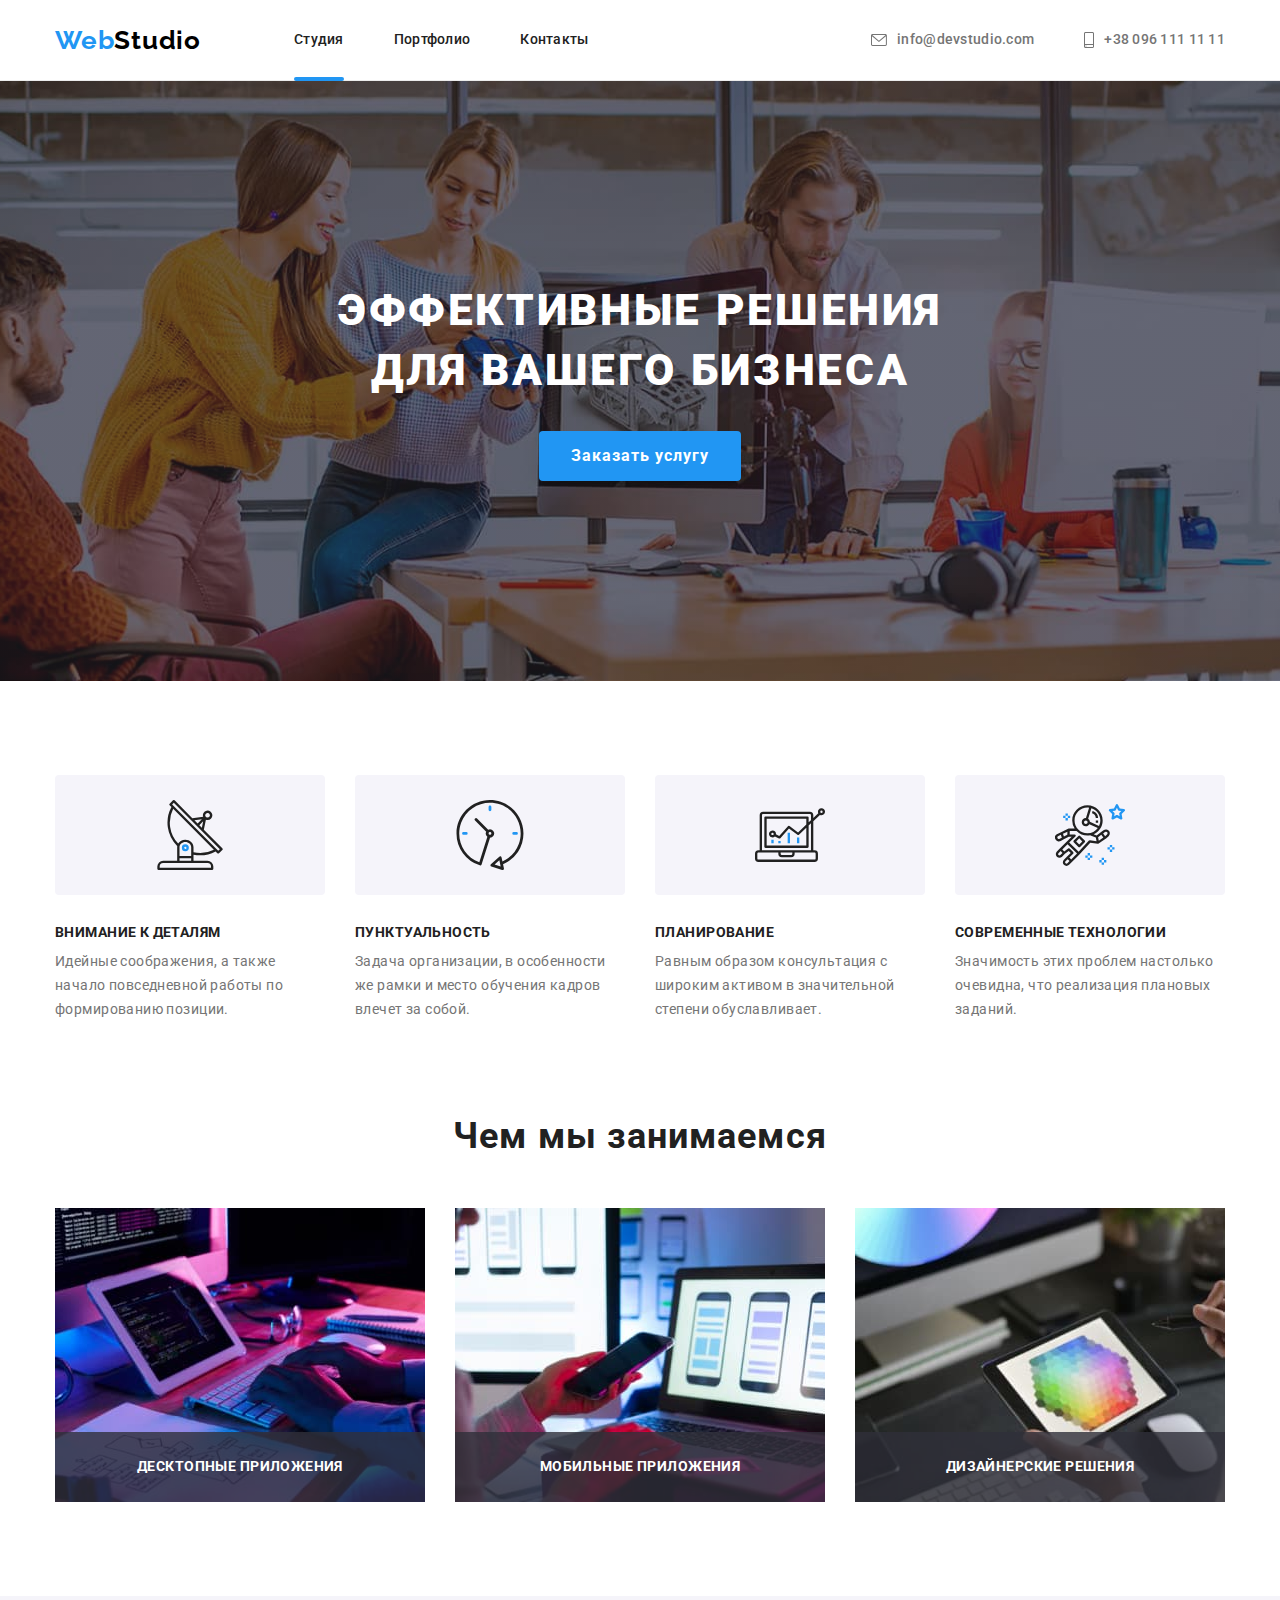
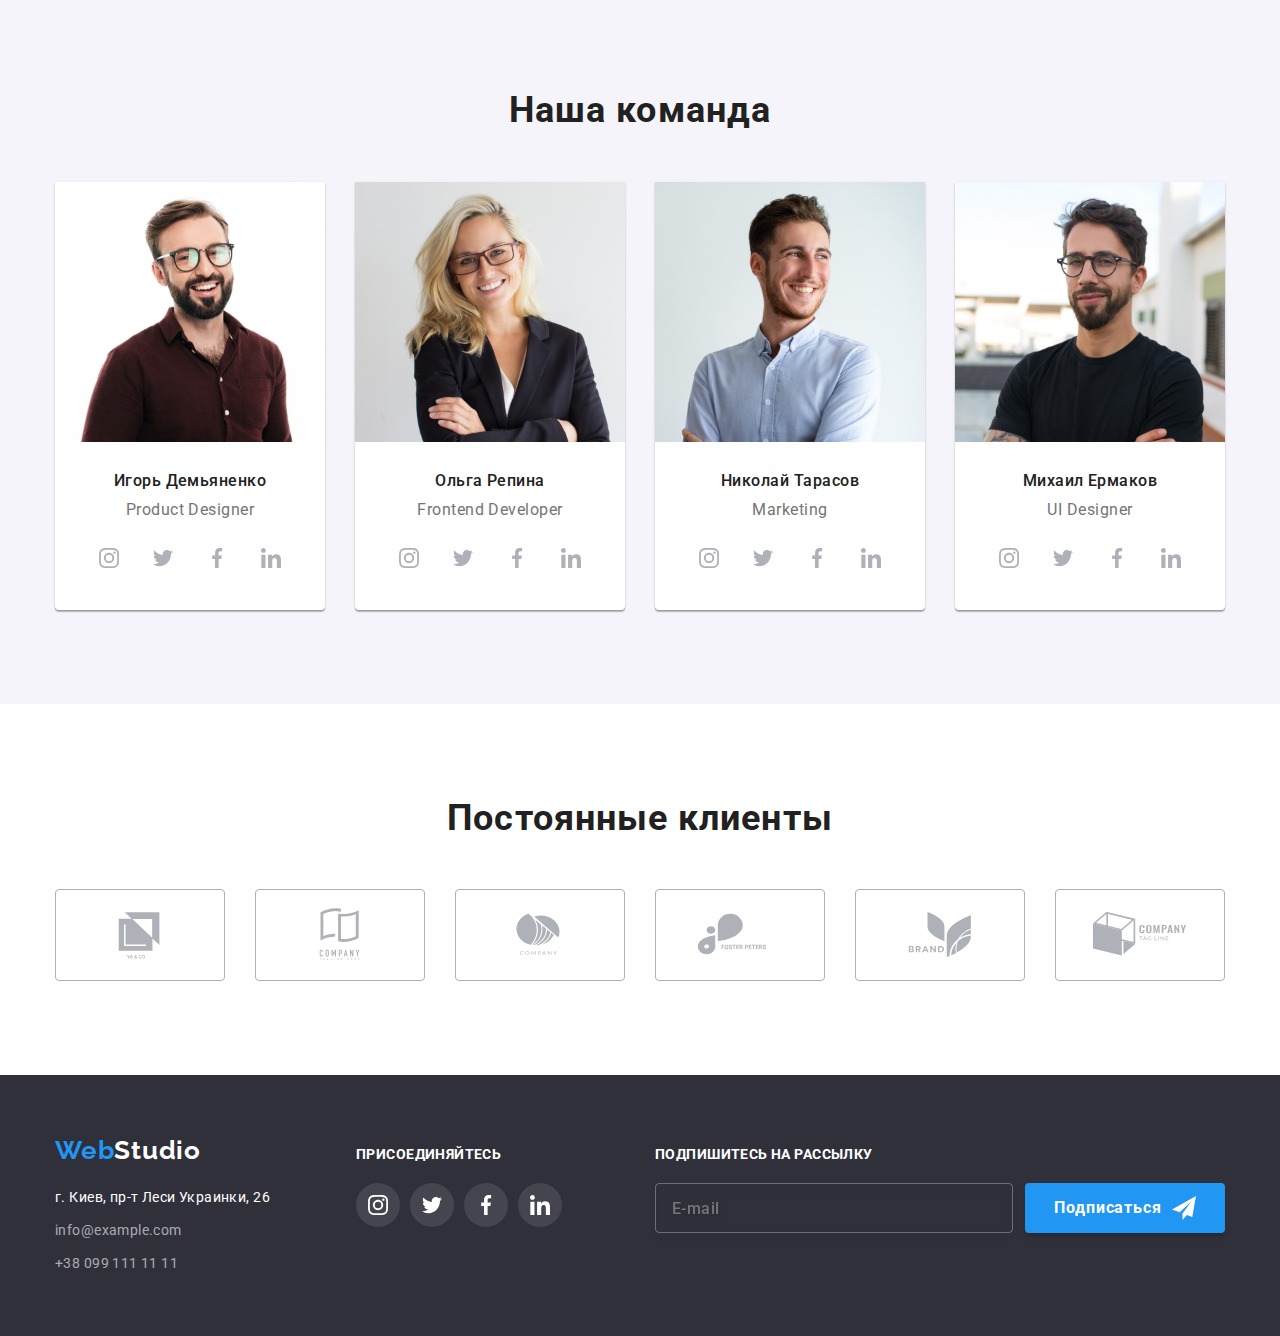
<file: index.html>
<!DOCTYPE html>
<html lang="ru">

<head>
    <meta charset="UTF-8">
    <meta http-equiv="X-UA-Compatible" content="IE=edge">
    <meta name="viewport" content="width=device-width, initial-scale=1.0">
    <title>Document</title>

    <link rel="preconnect" href="https://fonts.googleapis.com">
    <link rel="preconnect" href="https://fonts.gstatic.com" crossorigin>
    <link
        href="https://fonts.googleapis.com/css2?family=Raleway:wght@700&family=Roboto:wght@400;500;700;900&display=swap"
        rel="stylesheet">
    <link rel="stylesheet" href="https://cdnjs.cloudflare.com/ajax/libs/modern-normalize/1.1.0/modern-normalize.css"
        integrity="sha512-Y0MM+V6ymRKN2zStTqzQ227DWhhp4Mzdo6gnlRnuaNCbc+YN/ZH0sBCLTM4M0oSy9c9VKiCvd4Jk44aCLrNS5Q=="
        crossorigin="anonymous" referrerpolicy="no-referrer" />
    <link rel="stylesheet" href="./css/main.min.css">
</head>

<body>
    <header class="header">
        <div class="container header__container">
            <nav class="header__nav">
                <a lang="en" href="./index.html" class="logo">Web<span class="logo__dark">Studio</span></a>
                <ul class="nav">
                    <li class="nav__item"><a href="./index.html" class="nav__link nav-link__current">Студия</a></li>
                    <li class="nav__item"><a href="./portfolio.html" class="nav__link">Портфолио</a></li>
                    <li class="nav__item"><a href="" class="nav__link">Контакты</a></li>
                </ul>
            </nav>
            <ul class="contacts">
                <li class="contacts__item"><a href="mailto:info@devstudio.com" class="contacts__link">
                        <svg class="contacts__mail">
                            <use href="images/icons.svg#envelope"></use>
                        </svg>
                        info@devstudio.com</a>
                </li>
                <li class="contacts__item">
                    <a href="tel:+380961111111" class="contacts__link">
                        <svg class="contacts__phone">
                            <use href="images/icons.svg#smartphone"></use>
                        </svg>
                        +38 096 111 11 11
                    </a>
                </li>
            </ul>
        </div>
    </header>
    <main>
        <section class="hero">
            <div class="container">
                <h1 class="hero__title">Эффективные решения для вашего бизнеса</h1>
                <button type="button" class="hero__btn btn" data-modal-open>Заказать услугу</button>
            </div>
        </section>
        <section class="section">
            <div class="container">
                <h2 class="visually__hidden">Наши преимущества</h2>
                <ul class="preferences">
                    <li class="preferences__item">
                        <div class="preferences__block">
                            <svg class="preferences__icon">
                                <use href="./images/icons.svg#antenna"></use>
                            </svg>
                        </div>
                        <h3 class="preferences__caption">Внимание к деталям</h3>
                        <p class="preferences__text">Идейные соображения, а также начало повседневной работы по
                            формированию позиции.</p>
                    </li>
                    <li class="preferences__item">
                        <div class="preferences__block">
                            <svg class="preferences__icon">
                                <use href="./images/icons.svg#clock"></use>
                            </svg>
                        </div>
                        <h3 class="preferences__caption">Пунктуальность</h3>
                        <p class="preferences__text">Задача организации, в особенности же рамки и место обучения
                            кадров влечет за собой.</p>
                    </li>
                    <li class="preferences__item">
                        <div class="preferences__block">
                            <svg class="preferences__icon">
                                <use href="./images/icons.svg#diagram"></use>
                            </svg>
                        </div>
                        <h3 class="preferences__caption">Планирование</h3>
                        <p class="preferences__text">Равным образом консультация с широким активом в значительной
                            степени обуславливает.</p>
                    </li>
                    <li class="preferences__item">
                        <div class="preferences__block">
                            <svg class="preferences__icon">
                                <use href="./images/icons.svg#astronaut"></use>
                            </svg>
                        </div>
                        <h3 class="preferences__caption">Современные технологии</h3>
                        <p class="preferences__text">Значимость этих проблем настолько очевидна, что реализация
                            плановых заданий.</p>
                    </li>
                </ul>
            </div>
        </section>
        <section class="section section--no-padding">
            <div class="container">
                <h2 class="section__title">Чем мы занимаемся</h2>
                <ul class="work">
                    <li class="work__item">
                        <img src="./images/img-work-1.jpg" alt="набор на пк" width="370" height="294">
                        <div class="work__thumb">
                            <p class="work__text">Десктопные приложения</p>
                        </div>
                    </li>
                    <li class="work__item">
                        <img src="./images/img-work-2.jpg" alt="звонки по телефону" width="370" height="294">
                        <div class="work__thumb">
                            <p class="work__text">Мобильные приложения</p>
                        </div>
                    </li>
                    <li class="work__item">
                        <img src="./images/img-work-3.jpg" alt="подбор цветов" width="370" height="294">
                        <div class="work__thumb">
                            <p class="work__text">Дизайнерские решения</p>
                        </div>
                    </li>
                </ul>
            </div>
        </section>
        <section class="section section--other-bg">
            <div class="container">
                <h2 class="section__title">Наша команда</h2>
                <ul class="team">
                    <li class="team__item">
                        <img class="team__img" src="./images/img-team-member-1.jpg" alt="Игорь Демьяненко" width="270"
                            height="260">
                        <div class="team__block">
                            <h3 class="team__title">Игорь Демьяненко</h3>
                            <p lang="en" class="team__text">Product Designer</p>
                            <ul class="social">
                                <li class="social__item">
                                    <a href="" class="social__link">
                                        <svg class="social__icon">
                                            <use href="./images/icons.svg#instagram"></use>
                                        </svg>
                                    </a>
                                </li>
                                <li class="social__item">
                                    <a href="" class="social__link">
                                        <svg class="social__icon">
                                            <use href="./images/icons.svg#twitter"></use>
                                        </svg>
                                    </a>
                                </li>
                                <li class="social__item">
                                    <a href="" class="social__link">
                                        <svg class="social__icon">
                                            <use href="./images/icons.svg#facebook"></use>
                                        </svg>
                                    </a>
                                </li>
                                <li class="social__item">
                                    <a href="" class="social__link">
                                        <svg class="social__icon">
                                            <use href="./images/icons.svg#linkedin"></use>
                                        </svg>
                                    </a>
                                </li>
                            </ul>
                        </div>
                    </li>
                    <li class="team__item">
                        <img class="team__img" src="./images/img-team-member-2.jpg" alt="Ольга Репина" width="270"
                            height="260">
                        <div class="team__block">
                            <h3 class="team__title">Ольга Репина</h3>
                            <p lang="en" class="team__text">Frontend Developer</p>
                            <ul class="social">
                                <li class="social__item">
                                    <a href="" class="social__link">
                                        <svg class="social__icon">
                                            <use href="./images/icons.svg#instagram"></use>
                                        </svg>
                                    </a>
                                </li>
                                <li class="social__item">
                                    <a href="" class="social__link">
                                        <svg class="social__icon">
                                            <use href="./images/icons.svg#twitter"></use>
                                        </svg>
                                    </a>
                                </li>
                                <li class="social__item">
                                    <a href="" class="social__link">
                                        <svg class="social__icon">
                                            <use href="./images/icons.svg#facebook"></use>
                                        </svg>
                                    </a>
                                </li>
                                <li class="social__item">
                                    <a href="" class="social__link">
                                        <svg class="social__icon">
                                            <use href="./images/icons.svg#linkedin"></use>
                                        </svg>
                                    </a>
                                </li>
                            </ul>
                        </div>

                    </li>
                    <li class="team__item">
                        <img class="team__img" src="./images/img-team-member-3.jpg" alt="Николай Тарасов" width="270"
                            height="260">
                        <div class="team__block">
                            <h3 class="team__title">Николай Тарасов</h3>
                            <p lang="en" class="team__text">Marketing</p>
                            <ul class="social">
                                <li class="social__item">
                                    <a href="" class="social__link">
                                        <svg class="social__icon">
                                            <use href="./images/icons.svg#instagram"></use>
                                        </svg>
                                    </a>
                                </li>
                                <li class="social__item">
                                    <a href="" class="social__link">
                                        <svg class="social__icon">
                                            <use href="./images/icons.svg#twitter"></use>
                                        </svg>
                                    </a>
                                </li>
                                <li class="social__item">
                                    <a href="" class="social__link">
                                        <svg class="social__icon">
                                            <use href="./images/icons.svg#facebook"></use>
                                        </svg>
                                    </a>
                                </li>
                                <li class="social__item">
                                    <a href="" class="social__link">
                                        <svg class="social__icon">
                                            <use href="./images/icons.svg#linkedin"></use>
                                        </svg>
                                    </a>
                                </li>
                            </ul>
                        </div>

                    </li>
                    <li class="team__item">
                        <img class="team__img" src="./images/img-team-member-4.jpg" alt="Михаил Ермаков" width="270"
                            height="260">
                        <div class="team__block">
                            <h3 class="team__title">Михаил Ермаков</h3>
                            <p lang="en" class="team__text">UI Designer</p>
                            <ul class="social">
                                <li class="social__item">
                                    <a href="" class="social__link">
                                        <svg class="social__icon">
                                            <use href="./images/icons.svg#instagram"></use>
                                        </svg>
                                    </a>
                                </li>
                                <li class="social__item">
                                    <a href="" class="social__link">
                                        <svg class="social__icon">
                                            <use href="./images/icons.svg#twitter"></use>
                                        </svg>
                                    </a>
                                </li>
                                <li class="social__item">
                                    <a href="" class="social__link">
                                        <svg class="social__icon">
                                            <use href="./images/icons.svg#facebook"></use>
                                        </svg>
                                    </a>
                                </li>
                                <li class="social__item">
                                    <a href="" class="social__link">
                                        <svg class="social__icon">
                                            <use href="./images/icons.svg#linkedin"></use>
                                        </svg>
                                    </a>
                                </li>
                            </ul>
                        </div>
                    </li>
                </ul>
            </div>
        </section>
        <section class="section">
            <div class="container">
                <h2 class="section__title">Постоянные клиенты</h2>
                <ul class="clients">
                    <li class="clients__item"><a href="" class="clients__link">
                            <svg class="clients__icon">
                                <use href="./images/icons.svg#client-1"></use>
                            </svg>
                        </a>
                    </li>
                    <li class="clients__item">
                        <a href="" class="clients__link">
                            <svg class="clients__icon">
                                <use href="./images/icons.svg#client-2"></use>
                            </svg>
                        </a>
                    </li>
                    <li class="clients__item">
                        <a href="" class="clients__link">
                            <svg class="clients__icon">
                                <use href="./images/icons.svg#client-3"></use>
                            </svg>
                        </a>
                    </li>
                    <li class="clients__item">
                        <a href="" class="clients__link">
                            <svg class="clients__icon">
                                <use href="./images/icons.svg#client-4"></use>
                            </svg>
                        </a>
                    </li>
                    <li class="clients__item">
                        <a href="" class="clients__link">
                            <svg class="clients__icon">
                                <use href="./images/icons.svg#client-5"></use>
                            </svg>
                        </a>
                    </li>
                    <li class="clients__item">
                        <a href="" class="clients__link">
                            <svg class="clients__icon">
                                <use href="./images/icons.svg#client-6"></use>
                            </svg>
                        </a>
                    </li>
                </ul>
            </div>
        </section>
    </main>
    <footer class="footer">
        <div class="container footer__container">
            <div class="footer__left">
                <a href="./index.html" lang="en" class="footer__logo">Web<span class="logo__light">Studio</span></a>
                <address>
                    <ul>
                        <li class="address__contact">
                            <a href="https://goo.gl/maps/ToRXuwW1BAGrxUFY8" target="_blank" rel="noopener noreferrer"
                                class="address__address">г. Киев,
                                пр-т Леси Украинки, 26</a>
                        </li>
                        <li class="address__contact">
                            <a href="mailto:info@example.com" class="address__link">info@example.com</a>
                        </li>
                        <li class="address__contact">
                            <a href="tel:+380991111111" class="address__link">+38 099 111 11 11</a>
                        </li>
                    </ul>
                </address>
            </div>
            <div>
                <h3 class="footer__text">присоединяйтесь</h3>
                <ul class="footer__list">
                    <li class="footer__item">
                        <a href="" class="footer__link">
                            <svg class="footer__icon">
                                <use href="./images/icons.svg#instagram"></use>
                            </svg>
                        </a>
                    </li>
                    <li class="footer__item">
                        <a href="" class="footer__link">
                            <svg class="footer__icon">
                                <use href="./images/icons.svg#twitter"></use>
                            </svg>
                        </a>
                    </li>
                    <li class="footer__item">
                        <a href="" class="footer__link">
                            <svg class="footer__icon">
                                <use href="./images/icons.svg#facebook"></use>
                            </svg>
                        </a>
                    </li>
                    <li class="footer__item">
                        <a href="" class="footer__link">
                            <svg class="footer__icon">
                                <use href="./images/icons.svg#linkedin"></use>
                            </svg>
                        </a>
                    </li>
                </ul>
            </div>
            <div class="subscribe">
                <h3 class="subscribe__text">Подпишитесь на рассылку</h3>
                <div class="subscribe__box">
                    <form action="#" class="subscribe__form">
                        <input type="email" name="subscribe" placeholder="E-mail" class="subscribe__input" />
                        <button type="submit" class="subscribe__btn btn">Подписаться
                            <svg class="subscribe__icon">
                                <use href="images/icons.svg#icon-send"></use>
                            </svg>
                        </button>
                    </form>
                </div>
            </div>
        </div>
    </footer>
    <div class="backdrop is-hidden" data-modal>
        <div class="modal">
            <button type="button" class="modal__close" data-modal-close>
                <svg class="close__icon">
                    <use href="./images/icons.svg#close-icon"></use>
                </svg>
            </button>
            <form action="#" class="online__form" name="online-form" autocomplete="off">
                <p class="form__title">Оставьте свои данные, мы вам перезвоним</p>
                <div>
                    <div class="form__item">
                        <label for="name" class="form__label">Имя</label>
                        <input type="text" name="name" id="name" class="form__input" autofocus required>
                        <svg class="form__icon">
                            <use href="images/icons.svg#icon-person"></use>
                        </svg>
                    </div>
                    <div class="form__item">
                        <label for="tel" class="form__label">Телефон</label>
                        <input type="tel" name="tel" id="tel" class="form__input" required>
                        <svg class="form__icon">
                            <use href="images/icons.svg#icon-phone"></use>
                        </svg>
                    </div>
                    <div class="form__item">
                        <label for="mail" class="form__label">Почта</label>
                        <input type="email" name="mail" id="mail" class="form__input" required>
                        <svg class="form__icon">
                            <use href="images/icons.svg#icon-email"></use>
                        </svg>
                    </div>
                    <div class="form__comment">
                        <label for="comment" class="form__label">Комментарий</label>
                        <textarea name="comment" id="comment" placeholder="Введите текст"
                            class="form__input comment"></textarea>
                    </div>
                </div>
                <div class="form__checkbox">
                    <label class="policy">
                        <input class="checkbox" type="checkbox" name="checkbox">
                        <span class="policy__icon"></span>
                        <span class="policy__text">Соглашаюсь с рассылкой и принимаю <a href="" class="policy__link">
                                Условия договора</a></span>
                    </label>
                </div>
                <button type="submit" class="form__btn btn">Отправить</button>
            </form>
        </div>
    </div>
    <script src="./js/modal.js"></script>
</body>

</html>
</file>
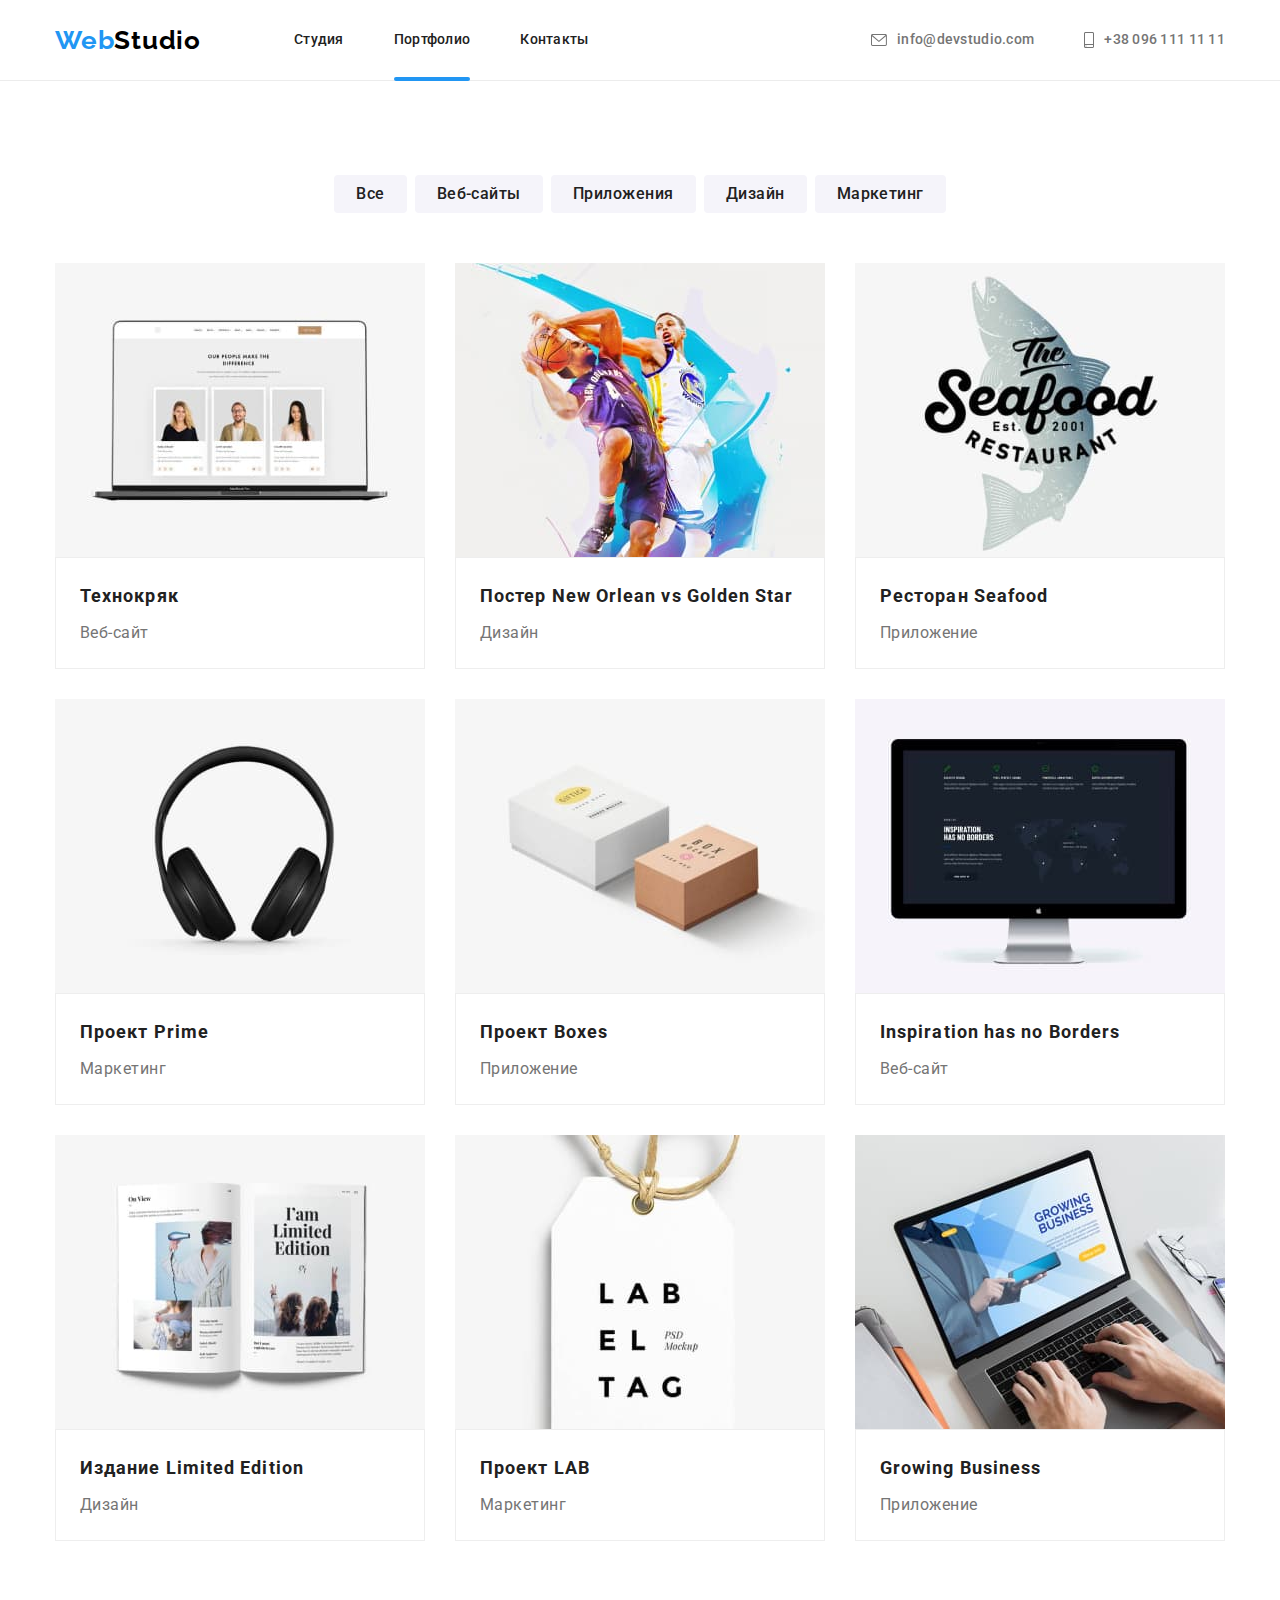
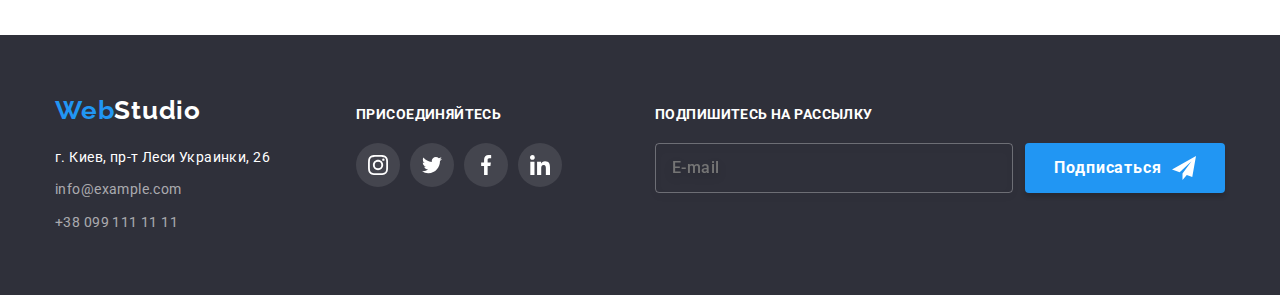
<file: portfolio.html>
<!DOCTYPE html>
<html lang="ru">

<head>
    <meta charset="UTF-8">
    <meta http-equiv="X-UA-Compatible" content="IE=edge">
    <meta name="viewport" content="width=device-width, initial-scale=1.0">
    <title>Portfolio</title>
    <link rel="preconnect" href="https://fonts.googleapis.com">
    <link rel="preconnect" href="https://fonts.gstatic.com" crossorigin>
    <link
        href="https://fonts.googleapis.com/css2?family=Raleway:wght@700&family=Roboto:wght@400;500;700;900&display=swap"
        rel="stylesheet">
    <link rel="stylesheet" href="https://cdnjs.cloudflare.com/ajax/libs/modern-normalize/1.1.0/modern-normalize.css"
        integrity="sha512-Y0MM+V6ymRKN2zStTqzQ227DWhhp4Mzdo6gnlRnuaNCbc+YN/ZH0sBCLTM4M0oSy9c9VKiCvd4Jk44aCLrNS5Q=="
        crossorigin="anonymous" referrerpolicy="no-referrer" />
    <link rel="stylesheet" href="./css/main.min.css">
</head>

<body>
    <header class="header">
        <div class="container header__container">
            <nav class="header__nav">
                <a lang="en" href="./index.html" class="logo">Web<span class="logo__dark">Studio</span></a>
                <ul class="nav">
                    <li class="nav__item"><a href="./index.html" class="nav__link">Студия</a></li>
                    <li class="nav__item"><a href="./portfolio.html" class="nav__link nav-link__current">Портфолио</a>
                    </li>
                    <li class="nav__item"><a href="" class="nav__link">Контакты</a></li>
                </ul>
            </nav>
            <ul class="contacts">
                <li class="contacts__item"><a href="mailto:info@devstudio.com" class="contacts__link">
                        <svg class="contacts__mail">
                            <use href="images/icons.svg#envelope"></use>
                        </svg>
                        info@devstudio.com</a>
                </li>
                <li class="contacts__item">
                    <a href="tel:+380961111111" class="contacts__link">
                        <svg class="contacts__phone">
                            <use href="images/icons.svg#smartphone"></use>
                        </svg>
                        +38 096 111 11 11
                    </a>
                </li>
            </ul>
        </div>
    </header>
    <main>
        <section class="section">
            <div class="container">
                <h1 class="visually__hidden">Портфолио</h1>
                <ul class="filter">
                    <li class="filter__item"><button type="button" class="filter__btn">Все</button>
                    </li>
                    <li class="filter__item"><button type="button" class="filter__btn">Веб-сайты</button></li>
                    <li class="filter__item"><button type="button" class="filter__btn">Приложения</button></li>
                    <li class="filter__item"><button type="button" class="filter__btn">Дизайн</button></li>
                    <li class="filter__item"><button type="button" class="filter__btn">Маркетинг</button></li>
                </ul>
                <ul class="gallery">
                    <li class="gallery__item">
                        <a href="" class="gallery__link">
                            <div class="gallery__thumb">
                                <img src="./images/portfolio-gallery-img-1.jpg" alt="страница на компьютере" width="370"
                                    height="294">
                                <p class="gallery__overlay" lang="ru">Технокряк это современная площадка распространения
                                    коронавируса. Компании используют
                                    эту платформу для цифрового
                                    шпионажа и атак на защищённые сервера конкурентов.</p>
                            </div>
                            <div class="gallery__box">
                                <h2 class="gallery__title">Технокряк</h2>
                                <p class="gallery__text">Веб-сайт</p>
                            </div>
                        </a>
                    </li>
                    <li class="gallery__item">
                        <a href="" class="gallery__link">
                            <div class="gallery__thumb">
                                <img src="./images/portfolio-gallery-img-2.jpg" alt="два баскетболиста" width="370"
                                    height="294">
                                <p class="gallery__overlay" lang="ru">Технокряк это современная площадка распространения
                                    коронавируса. Компании используют
                                    эту платформу для цифрового
                                    шпионажа и атак на защищённые сервера конкурентов.</p>
                            </div>
                            <div class="gallery__box">
                                <h2 lang="en" class="gallery__title">Постер New Orlean vs Golden Star</h2>
                                <p class="gallery__text">Дизайн</p>
                            </div>
                        </a>
                    </li>
                    <li class="gallery__item">
                        <a href="" class="gallery__link">
                            <div class="gallery__thumb">
                                <img src="./images/portfolio-gallery-img-3.jpg" alt="символ рыби с надписью" width="370"
                                    height="294">
                                <p class="gallery__overlay" lang="ru">Технокряк это современная площадка распространения
                                    коронавируса. Компании используют
                                    эту платформу для цифрового
                                    шпионажа и атак на защищённые сервера конкурентов.</p>
                            </div>
                            <div class="gallery__box">
                                <h2 lang="en" class="gallery__title">Ресторан Seafood</h2>
                                <p class="gallery__text">Приложение</p>
                            </div>
                        </a>
                    </li>
                    <li class="gallery__item">
                        <a href="" class="gallery__link">
                            <div class="gallery__thumb">
                                <img src="./images/portfolio-gallery-img-4.jpg" alt="черные наушники" width="370"
                                    height="294">
                                <p class="gallery__overlay" lang="ru">Технокряк это современная площадка распространения
                                    коронавируса. Компании используют
                                    эту платформу для цифрового
                                    шпионажа и атак на защищённые сервера конкурентов.</p>
                            </div>
                            <div class="gallery__box">
                                <h2 lang="en" class="gallery__title">Проект Prime</h2>
                                <p class="gallery__text">Маркетинг</p>
                            </div>
                        </a>
                    </li>
                    <li class="gallery__item">
                        <a href="" class="gallery__link">
                            <div class="gallery__thumb">
                                <img src="./images/portfolio-gallery-img-5.jpg" alt="две коробки" width="370"
                                    height="294">
                                <p class="gallery__overlay" lang="ru">Технокряк это современная площадка распространения
                                    коронавируса. Компании используют
                                    эту платформу для цифрового
                                    шпионажа и атак на защищённые сервера конкурентов.</p>
                            </div>
                            <div class="gallery__box">
                                <h2 lang="en" class="gallery__title">Проект Boxes
                                </h2>
                                <p class="gallery__text">Приложение</p>
                            </div>
                        </a>
                    </li>
                    <li class="gallery__item">
                        <a href="" class="gallery__link">
                            <div class="gallery__thumb">
                                <img src="./images/portfolio-gallery-img-6.jpg" alt="черный монитор" width="370"
                                    height="294">
                                <p class="gallery__overlay" lang="ru">Технокряк это современная площадка распространения
                                    коронавируса. Компании используют
                                    эту платформу для цифрового
                                    шпионажа и атак на защищённые сервера конкурентов.</p>
                            </div>
                            <div class="gallery__box">
                                <h2 lang="en" class="gallery__title">Inspiration has no Borders</h2>
                                <p class="gallery__text">Веб-сайт</p>
                            </div>
                        </a>
                    </li>
                    <li class="gallery__item">
                        <a href="" class="gallery__link">
                            <div class="gallery__thumb">
                                <img src="./images/portfolio-gallery-img-7.jpg" alt="открытая книга" width="370"
                                    height="294">
                                <p class="gallery__overlay" lang="ru">Технокряк это современная площадка распространения
                                    коронавируса. Компании используют
                                    эту платформу для цифрового
                                    шпионажа и атак на защищённые сервера конкурентов.</p>
                            </div>
                            <div class="gallery__box">
                                <h2 lang="en" class="gallery__title">Издание Limited Edition</h2>
                                <p class="gallery__text">Дизайн</p>
                            </div>
                        </a>
                    </li>
                    <li class="gallery__item">
                        <a href="" class="gallery__link">
                            <div class="gallery__thumb">
                                <img src="./images/portfolio-gallery-img-8.jpg" alt="бирка с надписью" width="370"
                                    height="294">
                                <p class="gallery__overlay" lang="ru">Технокряк это современная площадка распространения
                                    коронавируса. Компании используют
                                    эту платформу для цифрового
                                    шпионажа и атак на защищённые сервера конкурентов.</p>
                            </div>
                            <div class="gallery__box">
                                <h2 lang="en" class="gallery__title">Проект LAB</h2>
                                <p class="gallery__text">Маркетинг</p>
                            </div>
                        </a>
                    </li>
                    <li class="gallery__item">
                        <a href="" class="gallery__link">
                            <div class="gallery__thumb">
                                <img src="./images/portfolio-gallery-img-9.jpg" alt="открытый ноутбук и руки"
                                    width="370" height="294">
                                <p class="gallery__overlay" lang="ru">Технокряк это современная площадка распространения
                                    коронавируса. Компании используют
                                    эту платформу для цифрового
                                    шпионажа и атак на защищённые сервера конкурентов.</p>
                            </div>
                            <div class="gallery__box">
                                <h2 lang="en" class="gallery__title">Growing Business</h2>
                                <p class="gallery__text">Приложение</p>
                            </div>
                        </a>
                    </li>
                </ul>
            </div>
        </section>
    </main>
    <footer class="footer">
        <div class="container footer__container">
            <div class="footer__left">
                <a href="./index.html" lang="en" class="footer__logo">Web<span class="logo__light">Studio</span></a>
                <address>
                    <ul>
                        <li class="address__contact">
                            <a href="https://goo.gl/maps/ToRXuwW1BAGrxUFY8" target="_blank" rel="noopener noreferrer"
                                class="address__address">г. Киев,
                                пр-т Леси Украинки, 26</a>
                        </li>
                        <li class="address__contact">
                            <a href="mailto:info@example.com" class="address__link">info@example.com</a>
                        </li>
                        <li class="address__contact">
                            <a href="tel:+380991111111" class="address__link">+38 099 111 11 11</a>
                        </li>
                    </ul>
                </address>
            </div>
            <div>
                <h3 class="footer__text">присоединяйтесь</h3>
                <ul class="footer__list">
                    <li class="footer__item">
                        <a href="" class="footer__link">
                            <svg class="footer__icon">
                                <use href="./images/icons.svg#instagram"></use>
                            </svg>
                        </a>
                    </li>
                    <li class="footer__item">
                        <a href="" class="footer__link">
                            <svg class="footer__icon">
                                <use href="./images/icons.svg#twitter"></use>
                            </svg>
                        </a>
                    </li>
                    <li class="footer__item">
                        <a href="" class="footer__link">
                            <svg class="footer__icon">
                                <use href="./images/icons.svg#facebook"></use>
                            </svg>
                        </a>
                    </li>
                    <li class="footer__item">
                        <a href="" class="footer__link">
                            <svg class="footer__icon">
                                <use href="./images/icons.svg#linkedin"></use>
                            </svg>
                        </a>
                    </li>
                </ul>
            </div>
            <div class="subscribe">
                <h3 class="subscribe__text">Подпишитесь на рассылку</h3>
                <div class="subscribe__box">
                    <form action="#" class="subscribe__form">
                        <input type="email" name="subscribe" placeholder="E-mail" class="subscribe__input" />
                        <button type="submit" class="subscribe__btn btn">Подписаться
                            <svg class="subscribe__icon">
                                <use href="images/icons.svg#icon-send"></use>
                            </svg>
                        </button>
                    </form>
                </div>
            </div>
        </div>
    </footer>
</body>

</html>
</file>
<file: css/main.min.css>
:root{--primary-text-color: #757575;--header-text-color: #212121;--title-text-color: #ffffff;--accent-text-color: #2196f3;--primary-white-color: #ffffff;--section-bg-color: #2f303a;--footer-address-color: rgba(255, 255, 255, 0.6);--logo-main-color: #2196f3;--logo-dark-color: #000000;--logo-light-color: #ffffff;--team-bg-color: #f5f4fa;--portfolio-box-color: #eeeeee;--hero-bg-color: #c4c4c4;--icon-color: #afb1b8;--icon-hover-color: #2196f3;--features-bg-color: #f5f4fa;--border-color: #eeeeee;--header-line-color: #ececec}p,h1,h2,h3,h4,h5,h6{margin:0}ul{margin:0;padding:0;list-style:none}a{text-decoration:none}body{background-color:var(--primary-white-color);font-family:"Roboto", sans-serif}img{display:block;max-width:100%;height:auto}address{font-style:normal;margin-top:20px}.container{width:1200px;padding-right:15px;padding-left:15px;margin:0 auto}.section{padding-top:94px;padding-bottom:94px}.section--no-padding{padding-top:0}.section__title{font-size:36px;line-height:1.16;letter-spacing:0.03em;font-weight:700;text-align:center;color:var(--header-text-color);margin-bottom:50px}.visually__hidden{position:absolute;white-space:nowrap;width:1px;height:1px;border:0;padding:0;overflow:hidden;clip:rect(0 0 0 0);clip-path:inset(50%);margin:-1px}.btn{font-size:16px;line-height:1.87;letter-spacing:.06em;font-weight:700;align-items:center;justify-content:center;text-align:center;border:transparent;color:var(--primary-white-color);background-color:var(--icon-hover-color);box-shadow:0px 4px 4px rgba(0,0,0,0.15);border-radius:4px;cursor:pointer;transition:background-color 250ms cubic-bezier(0.4, 0, 0.2, 1),box-shadow 250ms cubic-bezier(0.4, 0, 0.2, 1),border-color 250ms cubic-bezier(0.4, 0, 0.2, 1),color 250ms cubic-bezier(0.4, 0, 0.2, 1)}.header{border-bottom:1px solid var(--header-line-color)}.header__container{display:flex;align-items:center}.header__nav{display:flex;align-items:center}.logo{font-size:26px;line-height:1.19;letter-spacing:.03em;font-weight:700;font-family:"Raleway", sans-serif;margin-right:93px;color:var(--logo-main-color)}.logo__dark{color:var(--logo-dark-color)}.logo__light{color:var(--logo-light-color)}.nav{display:flex}.nav__item{font-size:14px;line-height:1.14;letter-spacing:.02em;font-weight:500;position:relative;color:var(--header-text-color);margin-right:50px}.nav__item:last-child{margin-right:0px;text-decoration:none}.nav__item:hover,.nav__item:focus,.nav__item:active{color:var(--accent-text-color)}.nav__link{padding-top:32px;padding-bottom:32px;display:block;color:var(--header-text-color);transition:color 250ms cubic-bezier(0.4, 0, 0.2, 1)}.nav__link:hover,.nav__link:focus,.nav__link:active{color:var(--accent-text-color)}.nav-link__current::after{position:absolute;left:0;bottom:-1px;content:"";width:100%;height:4px;background-color:var(--accent-text-color);border-radius:2px}.contacts{display:flex;margin-left:auto}.contacts__item{margin-right:50px}.contacts__item:last-child{margin-right:0px}.contacts__link{font-size:14px;line-height:1.14;letter-spacing:.02em;font-weight:500;color:var(--primary-text-color);display:flex;align-items:center;text-decoration:none;transition:color 250ms cubic-bezier(0.4, 0, 0.2, 1)}.contacts__link:hover,.contacts__link:focus{color:var(--accent-text-color)}.contacts__mail{margin-right:10px;fill:currentColor;width:16px;height:12px}.contacts__mail:hover,.contacts__mail:focus{fill:currentColor}.contacts__link::before .contacts__mail{width:16px;height:12px}.contacts__phone{margin-right:10px;fill:currentColor;width:10px;height:16px}.contacts__phone:hover,.contacts__phone:focus{fill:currentColor}.contacts__link::before .contacts__phone{width:10px;height:16px}.hero{background-color:var(--hero-bg-color);background-image:linear-gradient(rgba(47,48,58,0.4), rgba(47,48,58,0.4)),url(../images/bg-img.jpg);background-position:center;background-size:cover;background-repeat:no-repeat;padding:200px 0;text-align:center;max-width:1600px;margin-left:auto;margin-right:auto}.hero__title{font-size:44px;line-height:1.36;letter-spacing:.06em;font-weight:900;width:696px;text-align:center;text-transform:uppercase;color:var(--title-text-color);margin-bottom:30px;margin-right:auto;margin-left:auto}.hero__btn{border:transparent;padding:10px 32px}.hero__btn:hover,.hero__btn:focus{background-color:var(--accent-text-color);color:var(--title-text-color)}.preferences{display:flex}.preferences__item{margin-right:30px;justify-content:center;align-items:center}.preferences__item:last-child{margin-right:0px}.preferences__block{width:270px;height:120px;background-color:var(--features-bg-color);margin-bottom:30px;border-radius:4px;display:flex;justify-content:center;align-items:center}.preferences__icon{width:70px;height:70px}.preferences__caption{font-size:14px;line-height:1.14;letter-spacing:.03em;font-weight:700;text-transform:uppercase;color:var(--header-text-color);margin-bottom:10px}.preferences__text{font-size:14px;line-height:1.71;letter-spacing:.03em;font-weight:400;color:var(--primary-text-color)}.work{display:flex;align-items:center}.work__item{margin-right:30px;position:relative}.work__item:last-child{margin-right:0px}.work__thumb{position:absolute;left:0;bottom:0;width:100%;height:70px;background-color:rgba(47,48,58,0.8);display:flex;justify-content:center;align-items:center}.work__text{font-size:14px;line-height:1.14;letter-spacing:.03em;font-weight:700;text-align:center;text-transform:uppercase;color:var(--title-text-color)}.section--other-bg{background-color:var(--team-bg-color)}.team{display:flex;align-items:center}.team__item{margin-right:30px;text-align:center;background-color:var(--primary-white-color);box-shadow:0px 1px 3px rgba(0,0,0,0.12),0px 1px 1px rgba(0,0,0,0.14),0px 2px 1px rgba(0,0,0,0.2);border-radius:0px 0px 4px 4px;transition:color 250ms cubic-bezier(0.4, 0, 0.2, 1),background-color 250ms cubic-bezier(0.4, 0, 0.2, 1),box-shadow 250ms cubic-bezier(0.4, 0, 0.2, 1)}.team__item:last-child{margin-right:0px}.team__block{padding-top:30px;padding-bottom:30px}.team__title{font-size:16px;line-height:1.18;letter-spacing:.03em;font-weight:500;color:var(--header-text-color);margin-bottom:10px}.team__text{font-size:16px;line-height:1.18;letter-spacing:.03em;font-weight:400;color:var(--primary-text-color);margin-bottom:16px}.social{display:flex;justify-content:center}.social__item{width:44px;height:44px;background-color:var(--primary-white-color)}.social__item+.social__item{margin-left:10px}.social__link{width:100%;height:100%;border-radius:50%;display:flex;align-items:center;justify-content:center;background-color:var(--primary-white-color);color:var(--icon-color);transition:color 250ms cubic-bezier(0.4, 0, 0.2, 1),background-color 250ms cubic-bezier(0.4, 0, 0.2, 1)}.social__link:hover,.social__link:focus{background-color:var(--icon-hover-color);color:var(--primary-white-color)}.social__icon{width:20px;height:20px;fill:currentColor}.clients{display:flex;align-items:center}.clients__item{width:170px;height:92px;margin-right:30px}.clients__item:last-child{margin-right:0px}.clients__link{width:100%;height:100%;display:flex;align-items:center;justify-content:center;color:var(--icon-color);border:1px solid var(--icon-color);box-sizing:border-box;border-radius:4px;transition:color 250ms cubic-bezier(0.4, 0, 0.2, 1),border-color 250ms cubic-bezier(0.4, 0, 0.2, 1)}.clients__link:hover,.clients__link:focus{color:var(--icon-hover-color);border-color:var(--icon-hover-color)}.clients__icon{width:106px;height:60px;fill:currentColor}.footer{background-color:var(--section-bg-color);padding-top:60px;padding-bottom:60px}.footer__container{display:flex;align-items:baseline}.footer__left{margin-right:70px;flex-grow:1}.footer__logo{font-size:26px;line-height:1.19;letter-spacing:.03em;font-weight:700;font-family:"Raleway", sans-serif;color:var(--logo-main-color)}.footer__text{font-size:14px;line-height:1.14;letter-spacing:.03em;font-weight:700;text-transform:uppercase;color:var(--primary-white-color);margin-bottom:20px}.footer__list{display:flex;align-items:center;justify-content:center}.footer__item{width:44px;height:44px}.footer__item+.footer__item{margin-left:10px}.footer__link{width:100%;height:100%;border-radius:50%;display:flex;align-items:center;justify-content:center;background-color:rgba(255,255,255,0.1);color:var(--primary-white-color);transition:color 250ms cubic-bezier(0.4, 0, 0.2, 1),background-color 250ms cubic-bezier(0.4, 0, 0.2, 1)}.footer__link:hover,.footer__link:focus{background-color:var(--icon-hover-color);color:var(--primary-white-color)}.footer__icon{width:20px;height:20px;fill:currentColor}.subscribe{margin-left:93px;width:570px;height:86px}.subscribe__text{font-size:14px;line-height:1.14;letter-spacing:.03em;font-weight:700;text-transform:uppercase;color:var(--primary-white-color);margin-bottom:20px}.subscribe__box{display:flex}.subscribe__form{display:flex;margin-right:12px}.subscribe__form:hover::placeholder,.subscribe__form:focus::placeholder{color:rgba(255,255,255,0.6);background-color:transparent}.subscribe__input{font-size:16px;line-height:1.25;letter-spacing:.03em;font-weight:500;width:358px;height:50px;margin-right:12px;padding-left:16px;border:1px solid rgba(255,255,255,0.3);box-sizing:border-box;filter:drop-shadow(0px 4px 4px rgba(0,0,0,0.15));border-radius:4px;background-color:transparent;color:rgba(255,255,255,0.6);transition:color 250ms cubic-bezier(0.4, 0, 0.2, 1),background-color 250ms cubic-bezier(0.4, 0, 0.2, 1),filter 250ms cubic-bezier(0.4, 0, 0.2, 1),border-color 250ms cubic-bezier(0.4, 0, 0.2, 1)}.subscribe__input:hover,.subscribe__input:focus{border-color:rgba(255,255,255,0.6);background-color:transparent;color:rgba(255,255,255,0.6)}.subscribe__input:hover::placeholder,.subscribe__input:focus::placeholder{color:rgba(255,255,255,0.6);background-color:transparent}.subscribe__btn{width:200px;height:50px;display:flex}.subscribe__btn:hover,.subscribe__btn:focus{color:var(--primary-white-color);background-color:var(--icon-hover-color)}.subscribe__icon{width:24px;height:24px;margin-left:10px;color:var(--primary-white-color);background-color:var(--icon-hover-color);transition:color 250ms cubic-bezier(0.4, 0, 0.2, 1),background-color 250ms cubic-bezier(0.4, 0, 0.2, 1),box-shadow 250ms cubic-bezier(0.4, 0, 0.2, 1)}.address__contact{margin-bottom:9px}.address__contact:last-child{margin-bottom:0px}.address__contact:hover,.address__contact:focus{color:var(--accent-text-color)}.address__link{font-size:14px;line-height:1.71;letter-spacing:.03em;font-weight:400;color:var(--footer-address-color);transition:color 250ms cubic-bezier(0.4, 0, 0.2, 1)}.address__link:hover,.address__link:focus{color:var(--accent-text-color)}.address__address{font-size:14px;line-height:1.71;letter-spacing:.03em;font-weight:400;color:var(--primary-white-color);transition:color 250ms cubic-bezier(0.4, 0, 0.2, 1)}.address__address:hover,.address__address:focus{color:var(--accent-text-color)}.backdrop{position:fixed;top:0;left:0;width:100vw;height:100vh;background-color:rgba(0,0,0,0.2);transition:opacity 250ms,visibility 250ms,color 250ms cubic-bezier(0.4, 0, 0.2, 1),background-color 250ms cubic-bezier(0.4, 0, 0.2, 1),box-shadow 250ms cubic-bezier(0.4, 0, 0.2, 1)}.is-hidden{visibility:hidden;opacity:0;pointer-events:none}.backdrop.is-hidden .modal{transform:scale(0.5) rotate(-180deg);transition:transform 250ms cubic-bezier(0.4, 0, 0.2, 1),color 250ms cubic-bezier(0.4, 0, 0.2, 1),background-color 250ms cubic-bezier(0.4, 0, 0.2, 1),box-shadow 250ms cubic-bezier(0.4, 0, 0.2, 1)}.modal{position:absolute;top:50%;left:50%;transform:translate(-50%, -50%);opacity:1;min-width:528px;min-height:581px;padding:40px;background-color:var(--primary-white-color);box-shadow:0px 1px 3px rgba(0,0,0,0.12),0px 1px 1px rgba(0,0,0,0.14),0px 2px 1px rgba(0,0,0,0.2);border-radius:4px;transition:transform 250ms cubic-bezier(0.4, 0, 0.2, 1),color 250ms cubic-bezier(0.4, 0, 0.2, 1),background-color 250ms cubic-bezier(0.4, 0, 0.2, 1),box-shadow 250ms cubic-bezier(0.4, 0, 0.2, 1)}.modal__close{position:absolute;top:8px;right:8px;width:30px;height:30px;background-color:var(--primary-white-color);border:1px solid rgba(0,0,0,0.1);border-radius:50%;display:flex;align-items:center;justify-content:center;cursor:pointer;transition:background-color 250ms cubic-bezier(0.4, 0, 0.2, 1),box-shadow 250ms cubic-bezier(0.4, 0, 0.2, 1),border-color 250ms cubic-bezier(0.4, 0, 0.2, 1)}.close__icon{position:absolute;width:18px;height:18px;color:#000000}.close__icon:hover,.close__icon:focus{fill:var(--accent-text-color)}.form__title{font-size:20px;line-height:1.15;letter-spacing:.03em;font-weight:700;text-align:center;color:var(--header-text-color);margin-bottom:12px}.form__item{position:relative}.form__item+.form__item{margin-bottom:10px}.form__item+.form__comment{margin-bottom:10px}.form__input{width:100%;height:40px;border:1px solid rgba(33,33,33,0.2);box-sizing:border-box;border-radius:4px;padding-left:42px;outline:none;cursor:pointer;transition:background-color 250ms cubic-bezier(0.4, 0, 0.2, 1),color 250ms cubic-bezier(0.4, 0, 0.2, 1),border-color 250ms cubic-bezier(0.4, 0, 0.2, 1)}.form__input:focus{color:var(--accent-text-color);background-color:var(--primary-white-color);border-color:var(--accent-text-color)}.form__comment{margin-bottom:20px}.comment{font-size:12px;line-height:1.16;letter-spacing:.01em;font-weight:400;width:100%;height:120px;resize:none;color:rgba(117,117,117,0.5);padding:12px 16px}.form__btn{width:200px;height:50px;outline:none;display:block;margin:0 auto}.form__btn:hover,.form__btn:focus{background:var(--accent-text-color);box-shadow:0px 4px 4px rgba(0,0,0,0.15)}.form__label{font-size:12px;line-height:1.16;letter-spacing:.01em;font-weight:400;margin-top:10px;margin-bottom:4px;color:var(--primary-text-color)}.form__icon{position:absolute;width:18px;height:18px;top:50%;left:12px}.form__input:focus+.form__icon{fill:var(--accent-text-color)}.form__checkbox{margin-bottom:30px}.policy{font-size:14px;line-height:1.71;letter-spacing:.03em;font-weight:400;display:flex;align-items:center;justify-content:center;color:var(--primary-text-color);cursor:pointer}.checkbox{appearance:none}.policy__icon{width:16px;height:15px;border:2px solid var(--header-text-color);border-radius:4px;margin-right:7px}.checkbox:checked+.policy__icon{background-color:var(--icon-hover-color);border-color:var(--icon-hover-color);background-image:url("../images/icon-check.svg");background-repeat:no-repeat;background-size:contain;background-origin:border-box}.policy__text{text-align:justify}.policy__link{cursor:pointer;text-decoration:none;color:var(--icon-hover-color)}.filter{display:flex;align-items:center;margin-top:0px;margin-bottom:50px;justify-content:center}.filter__item{margin-right:8px}.filter__item:last-child{margin-right:0px}.filter__btn{font-size:16px;line-height:1.62;letter-spacing:.03em;font-weight:500;border:transparent;border-radius:4px;text-align:center;color:var(--header-text-color);background-color:var(--team-bg-color);padding:6px 22px;transition:color 250ms cubic-bezier(0.4, 0, 0.2, 1),background-color 250ms cubic-bezier(0.4, 0, 0.2, 1),box-shadow 250ms cubic-bezier(0.4, 0, 0.2, 1)}.filter__btn:hover,.filter__btn:focus{background-color:var(--accent-text-color);color:var(--primary-white-color);background:var(--icon-hover-color);box-shadow:0px 3px 1px rgba(0,0,0,0.1),0px 1px 2px rgba(0,0,0,0.08),0px 2px 2px rgba(0,0,0,0.12)}.gallery{display:flex;flex-wrap:wrap}.gallery__item{margin-right:30px;margin-bottom:30px}.gallery__item:nth-child(3n){margin-right:0px}.gallery__item:nth-last-child(-n+3){margin-bottom:0px}.gallery__link{display:block;transition:color 250ms cubic-bezier(0.4, 0, 0.2, 1),background-color 250ms cubic-bezier(0.4, 0, 0.2, 1),box-shadow 250ms cubic-bezier(0.4, 0, 0.2, 1)}.gallery__link:hover,.gallery__link:focus{background-color:var(--primary-white-color);box-shadow:0px 1px 1px rgba(0,0,0,0.12),0px 4px 4px rgba(0,0,0,0.06),1px 4px 6px rgba(0,0,0,0.16)}.gallery__title{font-size:18px;line-height:2;letter-spacing:.06em;font-weight:700;color:var(--header-text-color);margin-bottom:4px}.gallery__title:last-child{margin-bottom:0px}.gallery__text{font-size:16px;line-height:1.87;letter-spacing:.03em;font-weight:400;color:var(--primary-text-color)}.gallery__box{padding:20px 24px;border:1px solid var(--portfolio-box-color)}.gallery__thumb{position:relative;overflow:hidden}.gallery__overlay{font-size:18px;line-height:1.56;letter-spacing:.03em;font-weight:400;position:absolute;bottom:0;left:0;transform:translateY(100%);width:100%;height:100%;color:var(--primary-white-color);background-color:rgba(33,150,243,0.9);transition:transform 250ms cubic-bezier(0.4, 0, 0.2, 1),opacity 250ms cubic-bezier(0.4, 0, 0.2, 1),color 250ms cubic-bezier(0.4, 0, 0.2, 1),background-color 250ms cubic-bezier(0.4, 0, 0.2, 1),box-shadow 250ms cubic-bezier(0.4, 0, 0.2, 1);display:flex;justify-content:center;align-items:center;text-align:center}.gallery__link:hover .gallery__overlay,.gallery__link:focus .gallery__overlay{position:absolute;transform:translateY(0)}
/*# sourceMappingURL=main.min.css.map */
</file>
